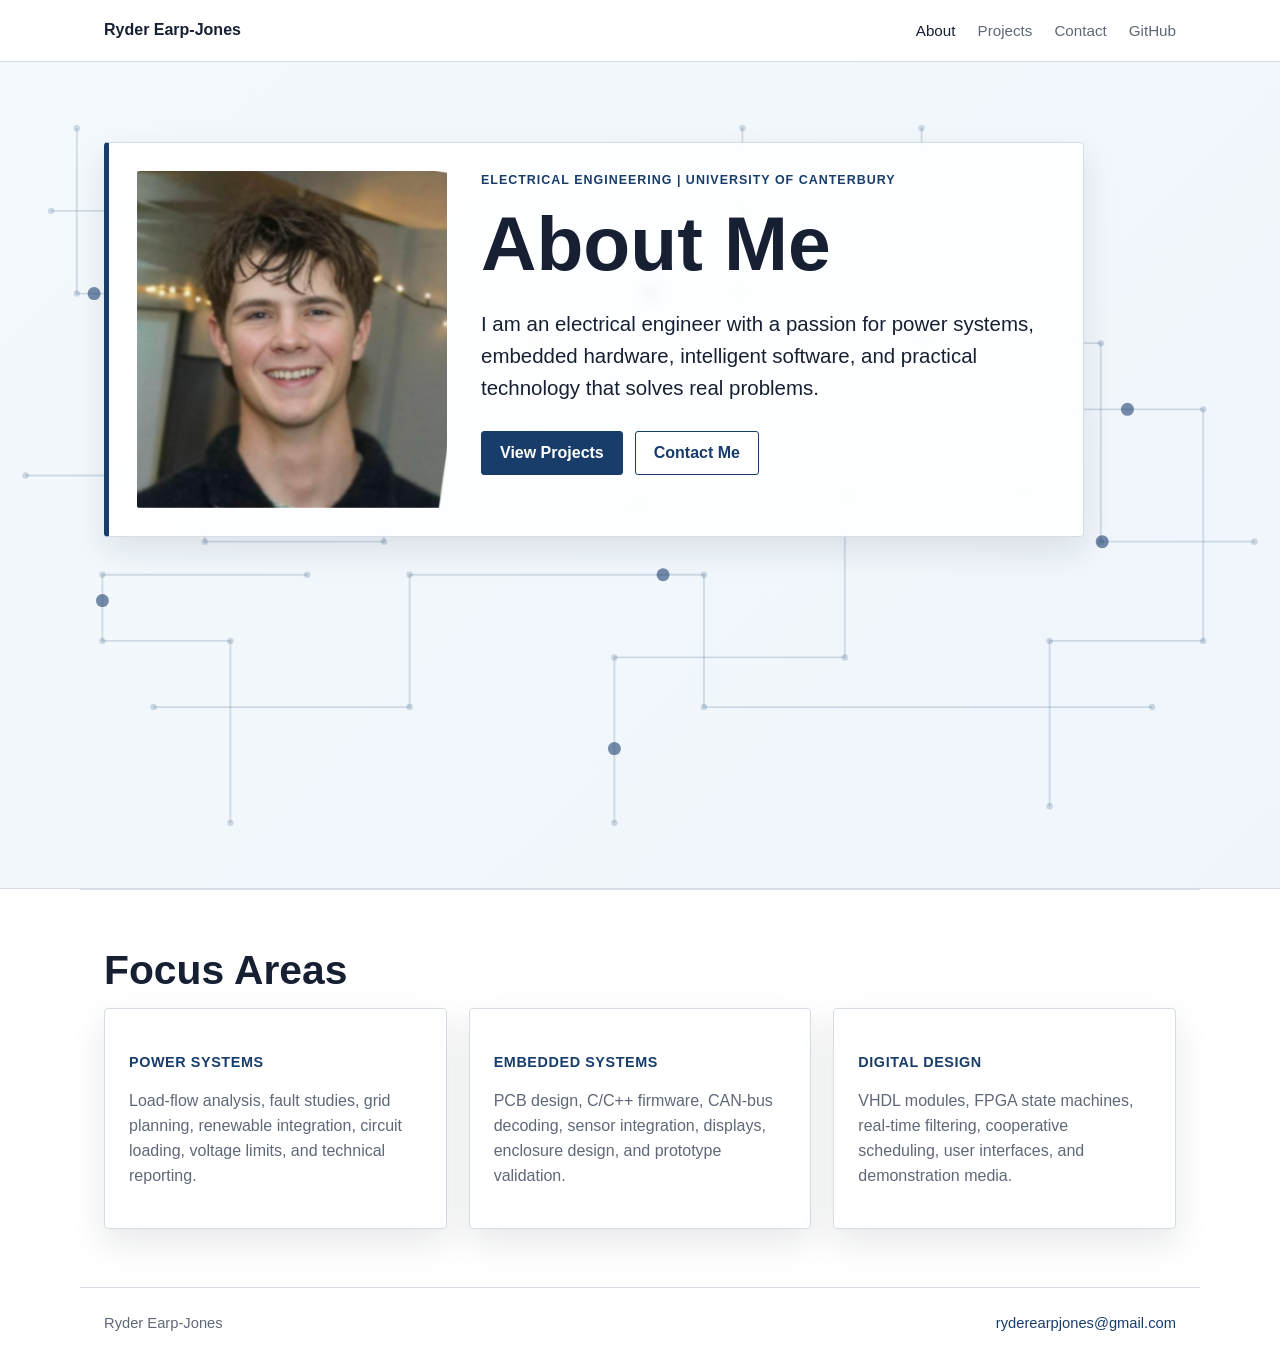
<file: index.html>
<!doctype html>
<html lang="en">
  <head>
    <meta charset="utf-8">
    <meta name="viewport" content="width=device-width, initial-scale=1">
    <title>Ryder Earp-Jones | About</title>
    <meta
      name="description"
      content="About Ryder Earp-Jones, electrical engineering student at the University of Canterbury."
    >
    <link rel="stylesheet" href="styles.css">
  </head>
  <body>
    <header class="site-header">
      <nav class="nav" aria-label="Main navigation">
        <a class="brand" href="index.html">Ryder Earp-Jones</a>
        <div class="nav-links">
          <a aria-current="page" href="index.html">About</a>
          <a href="projects.html">Projects</a>
          <a href="contact.html">Contact</a>
          <a href="https://github.com/RyderEarp-Jones">GitHub</a>
        </div>
      </nav>
    </header>

    <main>
      <section class="cover-hero signal-stage">
        <canvas class="signal-canvas" id="signalCanvas" aria-hidden="true"></canvas>
        <div class="cover-inner">
          <article class="about-copy">
            <img class="about-photo" src="assets/profile-photo.png" alt="Ryder Earp-Jones">
            <p class="eyebrow">Electrical Engineering | University of Canterbury</p>
            <h1>About Me</h1>
            <p class="lead">
              I am an electrical engineer with a passion for power systems, embedded hardware,
              intelligent software, and practical technology that solves real problems.
            </p>
            <div class="button-row">
              <a class="button" href="projects.html">View Projects</a>
              <a class="button secondary" href="contact.html">Contact Me</a>
            </div>
          </article>
        </div>
      </section>

      <section class="section">
        <h2>Focus Areas</h2>
        <div class="info-grid">
          <article>
            <h3>Power Systems</h3>
            <p>Load-flow analysis, fault studies, grid planning, renewable integration, circuit loading, voltage limits, and technical reporting.</p>
          </article>
          <article>
            <h3>Embedded Systems</h3>
            <p>PCB design, C/C++ firmware, CAN-bus decoding, sensor integration, displays, enclosure design, and prototype validation.</p>
          </article>
          <article>
            <h3>Digital Design</h3>
            <p>VHDL modules, FPGA state machines, real-time filtering, cooperative scheduling, user interfaces, and demonstration media.</p>
          </article>
        </div>
      </section>
    </main>

    <footer class="footer">
      <span>Ryder Earp-Jones</span>
      <a href="mailto:ryderearpjones@gmail.com">ryderearpjones@gmail.com</a>
    </footer>
    <script src="home.js"></script>
  </body>
</html>
</file>
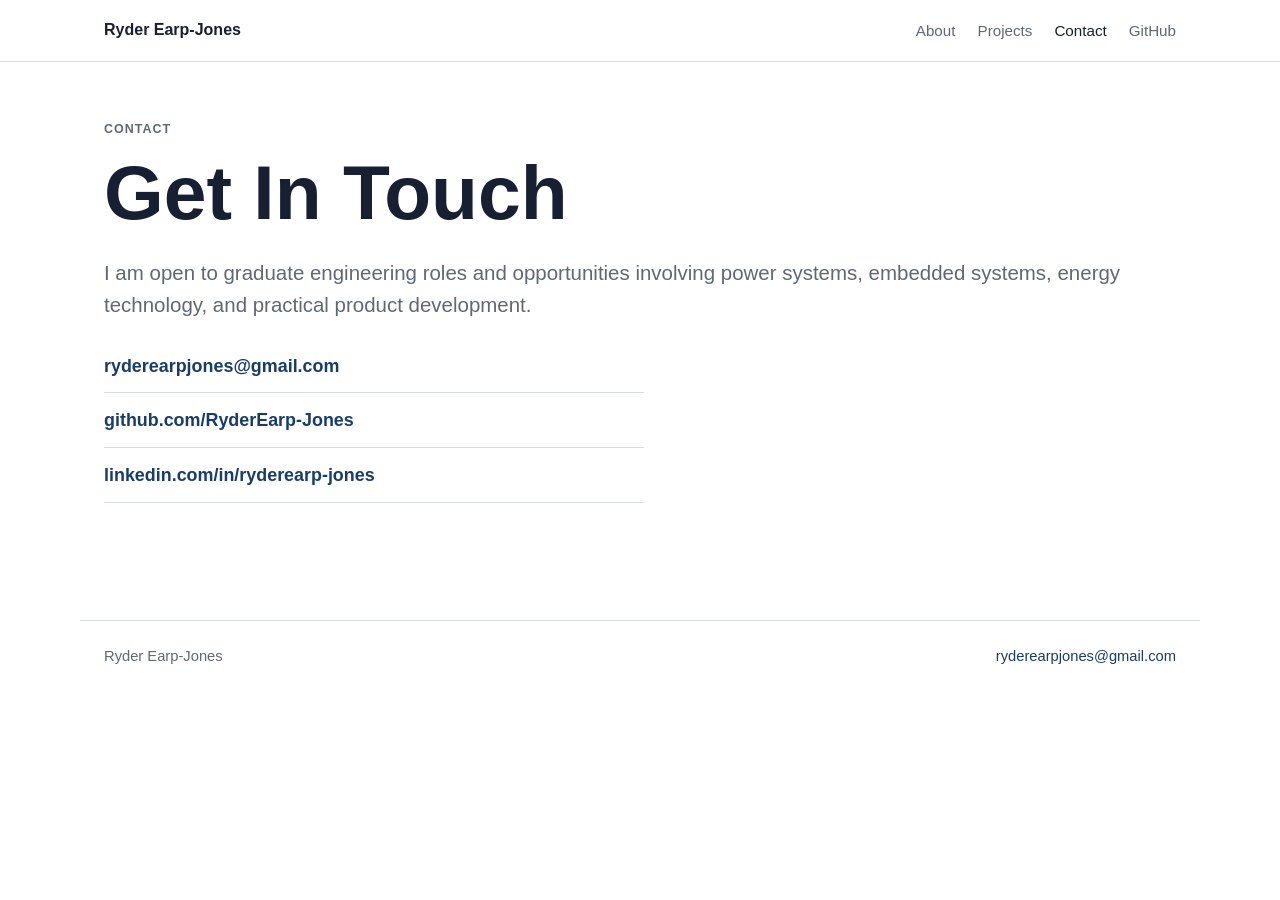
<file: contact.html>
<!doctype html>
<html lang="en">
  <head>
    <meta charset="utf-8">
    <meta name="viewport" content="width=device-width, initial-scale=1">
    <title>Ryder Earp-Jones | Contact</title>
    <meta name="description" content="Contact Ryder Earp-Jones for graduate engineering opportunities.">
    <link rel="stylesheet" href="styles.css">
  </head>
  <body>
    <header class="site-header">
      <nav class="nav" aria-label="Main navigation">
        <a class="brand" href="index.html">Ryder Earp-Jones</a>
        <div class="nav-links">
          <a href="index.html">About</a>
          <a href="projects.html">Projects</a>
          <a aria-current="page" href="contact.html">Contact</a>
          <a href="https://github.com/RyderEarp-Jones">GitHub</a>
        </div>
      </nav>
    </header>

    <main>
      <section class="contact-page">
        <p class="eyebrow">Contact</p>
        <h1>Get In Touch</h1>
        <p class="lead">
          I am open to graduate engineering roles and opportunities involving power systems,
          embedded systems, energy technology, and practical product development.
        </p>
        <div class="contact-list">
          <a href="mailto:ryderearpjones@gmail.com">ryderearpjones@gmail.com</a>
          <a href="https://github.com/RyderEarp-Jones">github.com/RyderEarp-Jones</a>
          <a href="https://linkedin.com/in/ryderearp-jones">linkedin.com/in/ryderearp-jones</a>
        </div>
      </section>
    </main>

    <footer class="footer">
      <span>Ryder Earp-Jones</span>
      <a href="mailto:ryderearpjones@gmail.com">ryderearpjones@gmail.com</a>
    </footer>
  </body>
</html>
</file>
<file: styles.css>
:root {
  color-scheme: light;
  --ink: #172033;
  --muted: #5f6878;
  --line: #d7dde7;
  --paper: #ffffff;
  --soft: #f6f8fb;
  --blue: #e7f1fb;
  --blue-strong: #183d6b;
  --charcoal: #2d3340;
  --shadow: 0 14px 34px rgba(23, 32, 51, 0.1);
}

* {
  box-sizing: border-box;
}

html {
  scroll-behavior: smooth;
}

body {
  margin: 0;
  background: var(--paper);
  color: var(--ink);
  font-family: Arial, Helvetica, sans-serif;
  line-height: 1.55;
}

img,
video {
  display: block;
  max-width: 100%;
}

a {
  color: inherit;
}

.site-header {
  position: sticky;
  top: 0;
  z-index: 20;
  border-bottom: 1px solid var(--line);
  background: rgba(255, 255, 255, 0.94);
  backdrop-filter: blur(14px);
}

.nav,
.footer,
.about-layout,
.section,
.page-heading,
.project-list,
.contact-page {
  max-width: 1120px;
  margin: 0 auto;
  padding-left: 24px;
  padding-right: 24px;
}

.nav {
  display: flex;
  align-items: center;
  justify-content: space-between;
  padding-top: 18px;
  padding-bottom: 18px;
}

.brand {
  font-weight: 700;
  text-decoration: none;
}

.nav-links {
  display: flex;
  flex-wrap: wrap;
  gap: 22px;
  color: var(--muted);
  font-size: 0.95rem;
}

.nav-links a {
  text-decoration: none;
}

.nav-links a:hover,
.nav-links a[aria-current="page"] {
  color: var(--ink);
}

.about-layout {
  position: relative;
  overflow: hidden;
  display: grid;
  grid-template-columns: minmax(240px, 380px) minmax(0, 1fr);
  gap: 56px;
  align-items: center;
  padding-top: 72px;
  padding-bottom: 70px;
}

.cover-hero {
  position: relative;
  overflow: hidden;
  min-height: calc(100vh - 74px);
  border-bottom: 1px solid var(--line);
}

.cover-inner {
  position: relative;
  z-index: 1;
  display: block;
  align-items: center;
  max-width: 1120px;
  min-height: calc(100vh - 74px);
  margin: 0 auto;
  padding: 80px 24px;
}

.signal-stage {
  border-bottom: 1px solid var(--line);
  background: linear-gradient(135deg, #ffffff 0%, #f6f8fb 100%);
}

.signal-canvas {
  position: absolute;
  inset: 0;
  z-index: 0;
  pointer-events: none;
}

.about-copy {
  position: relative;
  z-index: 1;
}

.eyebrow,
.tag {
  margin: 0 0 14px;
  color: var(--blue-strong);
  font-size: 0.78rem;
  font-weight: 700;
  letter-spacing: 0.08em;
  text-transform: uppercase;
}

h1,
h2,
h3,
p {
  overflow-wrap: anywhere;
}

h1 {
  margin: 0;
  font-size: clamp(2.5rem, 6vw, 5rem);
  line-height: 1.04;
  letter-spacing: 0;
  font-weight: 700;
}

h2 {
  margin: 0 0 16px;
  font-size: clamp(1.6rem, 3.4vw, 2.55rem);
  line-height: 1.08;
  letter-spacing: 0;
  font-weight: 700;
}

h3 {
  margin: 18px 0 6px;
  color: var(--blue-strong);
  font-size: 0.9rem;
  letter-spacing: 0.04em;
  text-transform: uppercase;
  font-weight: 700;
}

.lead {
  margin: 24px 0 0;
  color: var(--ink);
  font-size: clamp(1.08rem, 1.8vw, 1.28rem);
}

.about-copy p:not(.eyebrow):not(.lead),
.page-heading p,
.project-copy p,
.info-grid p,
.contact-page p {
  color: var(--muted);
}

.about-copy {
  display: grid;
  grid-template-columns: minmax(220px, 310px) minmax(0, 1fr);
  column-gap: 34px;
  align-items: center;
  max-width: 980px;
  border: 1px solid var(--line);
  border-left: 5px solid var(--blue-strong);
  border-radius: 4px;
  background: rgba(255, 255, 255, 0.86);
  padding: 28px;
  backdrop-filter: blur(8px);
  box-shadow: var(--shadow);
}

.cover-hero .about-copy {
  max-width: 980px;
}

.about-photo {
  grid-row: span 5;
  width: 100%;
  aspect-ratio: 0.92;
  object-fit: cover;
  object-position: center;
  border-radius: 2px;
}

.button-row {
  display: flex;
  flex-wrap: wrap;
  gap: 12px;
  margin-top: 28px;
}

.button {
  display: inline-flex;
  align-items: center;
  justify-content: center;
  min-height: 44px;
  border: 1px solid var(--blue-strong);
  border-radius: 3px;
  padding: 0 18px;
  background: var(--blue-strong);
  color: #ffffff;
  font-weight: 700;
  text-decoration: none;
}

.button.secondary {
  background: white;
  color: var(--blue-strong);
}

.section,
.page-heading,
.contact-page {
  padding-top: 58px;
  padding-bottom: 58px;
}

.section {
  border-top: 1px solid var(--line);
}

.info-grid,
.project-grid {
  display: grid;
  grid-template-columns: repeat(3, minmax(0, 1fr));
  gap: 22px;
}

.info-grid article,
.project-card {
  border: 1px solid var(--line);
  border-radius: 4px;
  background: var(--paper);
  box-shadow: var(--shadow);
}

.info-grid article {
  padding: 24px;
}

.page-heading {
  border-bottom: 1px solid var(--line);
}

.page-heading p:last-child {
  max-width: 720px;
  margin-top: 18px;
  font-size: 1.08rem;
}

.project-list {
  display: grid;
  gap: 28px;
  padding-top: 34px;
  padding-bottom: 60px;
}

.project-card {
  overflow: hidden;
}

.project-card.wide {
  display: grid;
  grid-template-columns: minmax(0, 0.95fr) minmax(0, 1.05fr);
}

.project-card > img,
.media-grid,
.video-frame {
  border-bottom: 1px solid var(--line);
  background: #ffffff;
}

.project-card.wide > .media-grid,
.project-card.wide > .video-frame {
  border-right: 1px solid var(--line);
  border-bottom: 0;
}

.project-card > img {
  width: 100%;
  height: 320px;
  object-fit: contain;
  padding: 16px;
}

.media-grid {
  display: grid;
  grid-template-columns: 1fr 1fr;
}

.media-grid img {
  width: 100%;
  height: 280px;
  object-fit: contain;
  padding: 14px;
  background: #ffffff;
}

.media-grid img + img,
.media-grid figure + figure {
  border-left: 1px solid var(--line);
}

.compare figure {
  display: grid;
  grid-template-rows: 1fr auto;
  min-height: 100%;
  margin: 0;
  background: #ffffff;
}

.compare img {
  height: 620px;
}

figcaption {
  border-top: 1px solid var(--line);
  padding: 9px 12px;
  color: var(--blue-strong);
  font-size: 0.78rem;
  font-weight: 700;
  letter-spacing: 0.08em;
  text-align: center;
  text-transform: uppercase;
}

.video-frame {
  display: grid;
  place-items: center;
  padding: 16px;
}

.video-frame video {
  width: 100%;
  max-height: 520px;
  background: #ffffff;
  object-fit: contain;
}

.project-copy {
  padding: 28px;
}

.text-pair {
  display: grid;
  grid-template-columns: 1fr 1fr;
  gap: 24px;
}

.contact-page {
  min-height: 62vh;
}

.contact-list {
  display: grid;
  gap: 14px;
  max-width: 540px;
  margin-top: 32px;
}

.contact-list a {
  border-bottom: 1px solid var(--line);
  padding-bottom: 12px;
  color: var(--blue-strong);
  font-size: 1.12rem;
  font-weight: 700;
  text-decoration: none;
}

.footer {
  display: flex;
  justify-content: space-between;
  gap: 18px;
  border-top: 1px solid var(--line);
  padding-top: 24px;
  padding-bottom: 28px;
  color: var(--muted);
  font-size: 0.92rem;
}

.footer a {
  color: var(--blue-strong);
  text-decoration: none;
}

@media (max-width: 900px) {
  .about-layout,
  .cover-inner,
  .about-copy,
  .project-card.wide,
  .text-pair {
    grid-template-columns: 1fr;
  }

  .about-photo {
    grid-row: auto;
    max-width: 280px;
  }

  .cover-inner {
    min-height: auto;
  }

  .cover-hero {
    min-height: auto;
  }

  .project-card.wide > .media-grid,
  .project-card.wide > .video-frame {
    border-right: 0;
    border-bottom: 1px solid var(--line);
  }

  .info-grid,
  .project-grid {
    grid-template-columns: 1fr 1fr;
  }
}

@media (max-width: 680px) {
  .nav {
    align-items: flex-start;
    flex-direction: column;
    gap: 10px;
  }

  .about-layout,
  .cover-inner,
  .section,
  .page-heading,
  .project-list,
  .contact-page {
    padding-top: 38px;
    padding-bottom: 42px;
  }

  .info-grid,
  .project-grid,
  .media-grid {
    grid-template-columns: 1fr;
  }

  .media-grid img + img,
  .media-grid figure + figure {
    border-left: 0;
    border-top: 1px solid var(--line);
  }

  .compare img {
    height: 460px;
  }

  .footer {
    flex-direction: column;
  }
}

@media (prefers-reduced-motion: reduce) {
  .signal-canvas {
    display: none;
  }

  .signal-stage {
    background: linear-gradient(135deg, rgba(223, 244, 255, 0.72), rgba(255, 255, 255, 0));
  }
}
</file>
